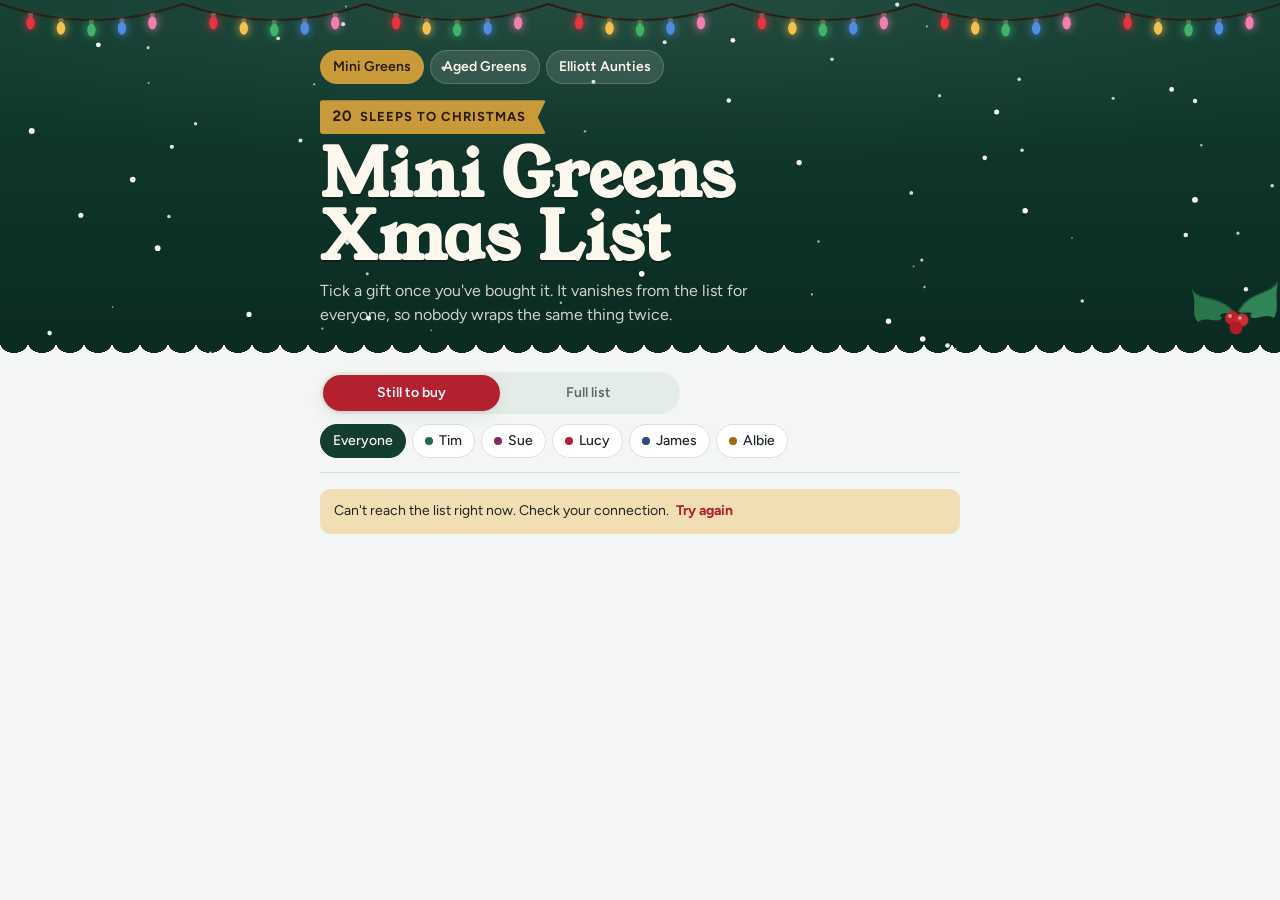
<file: index.html>
<!doctype html>
<html lang="en-GB" data-list="mini" data-base="">
<head>
<meta charset="utf-8">
<meta name="viewport" content="width=device-width,initial-scale=1,viewport-fit=cover">
<title>Mini Greens Xmas List</title>
<meta name="robots" content="noindex">
<meta name="theme-color" content="#123d30">
<link rel="icon" href="data:image/svg+xml,%3Csvg xmlns='http://www.w3.org/2000/svg' viewBox='0 0 32 32'%3E%3Crect x='4' y='12' width='24' height='17' rx='2' fill='%23b3202e'/%3E%3Crect x='2' y='8' width='28' height='6' rx='2' fill='%23d2343f'/%3E%3Crect x='14' y='8' width='4' height='21' fill='%23e3b453'/%3E%3C/svg%3E">
<link rel="preconnect" href="https://fonts.googleapis.com">
<link rel="preconnect" href="https://fonts.gstatic.com" crossorigin>
<link rel="stylesheet" href="https://fonts.googleapis.com/css2?family=Mountains+of+Christmas:wght@700&family=Young+Serif&family=Figtree:wght@400;500;600;700&display=swap">
<link rel="stylesheet" href="app.css">
<script src="app.js" defer></script>
</head>
<body>
<noscript><p style="padding:24px">This list needs JavaScript turned on.</p></noscript>
</body>
</html>
</file>
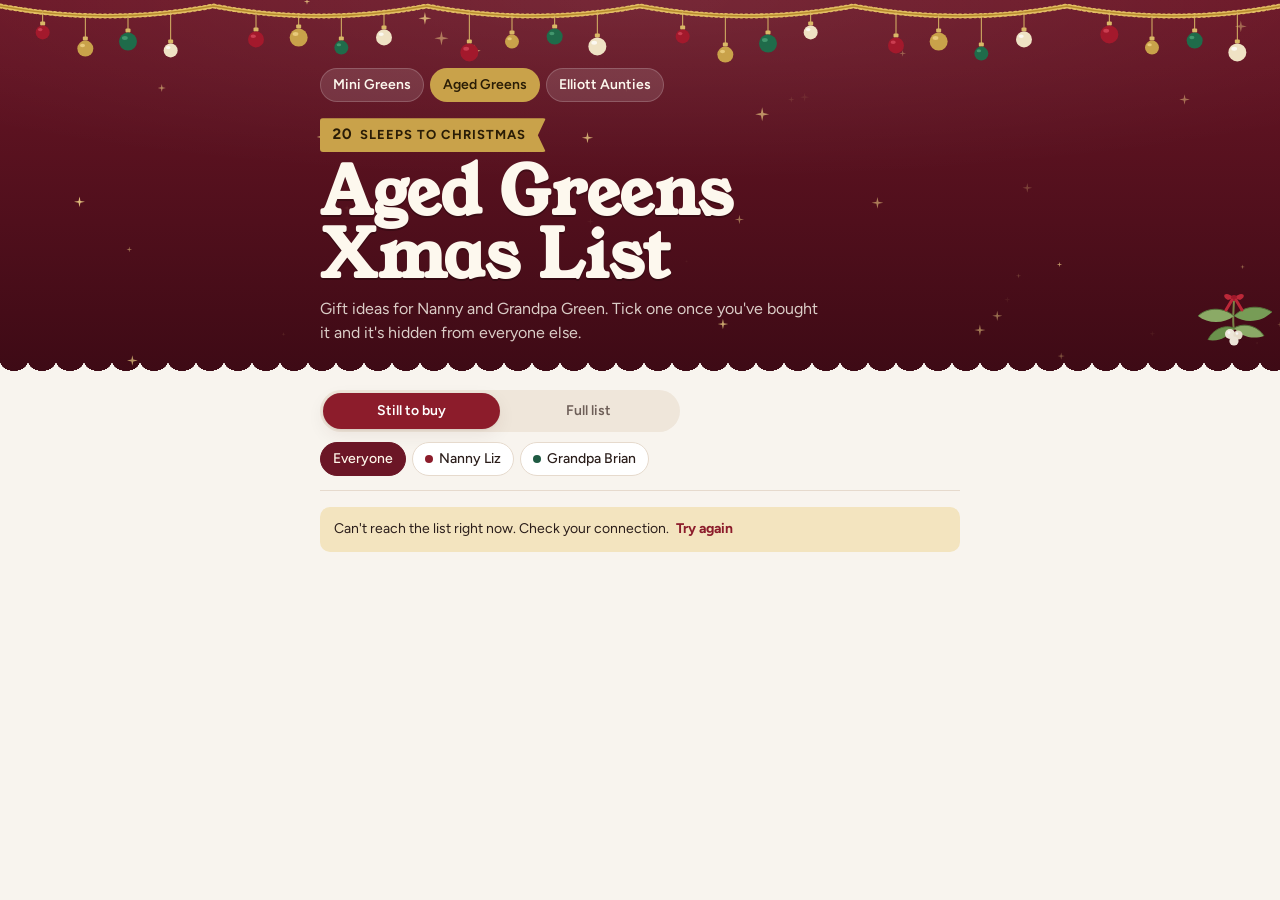
<file: aged-greens/index.html>
<!doctype html>
<html lang="en-GB" data-list="aged" data-base="../">
<head>
<meta charset="utf-8">
<meta name="viewport" content="width=device-width,initial-scale=1,viewport-fit=cover">
<title>Aged Greens Xmas List</title>
<meta name="robots" content="noindex">
<meta name="theme-color" content="#6b1626">
<link rel="icon" href="data:image/svg+xml,%3Csvg xmlns='http://www.w3.org/2000/svg' viewBox='0 0 32 32'%3E%3Crect x='4' y='12' width='24' height='17' rx='2' fill='%23b3202e'/%3E%3Crect x='2' y='8' width='28' height='6' rx='2' fill='%23d2343f'/%3E%3Crect x='14' y='8' width='4' height='21' fill='%23e3b453'/%3E%3C/svg%3E">
<link rel="preconnect" href="https://fonts.googleapis.com">
<link rel="preconnect" href="https://fonts.gstatic.com" crossorigin>
<link rel="stylesheet" href="https://fonts.googleapis.com/css2?family=Mountains+of+Christmas:wght@700&family=Young+Serif&family=Figtree:wght@400;500;600;700&display=swap">
<link rel="stylesheet" href="../app.css">
<script src="../app.js" defer></script>
</head>
<body>
<noscript><p style="padding:24px">This list needs JavaScript turned on.</p></noscript>
</body>
</html>
</file>
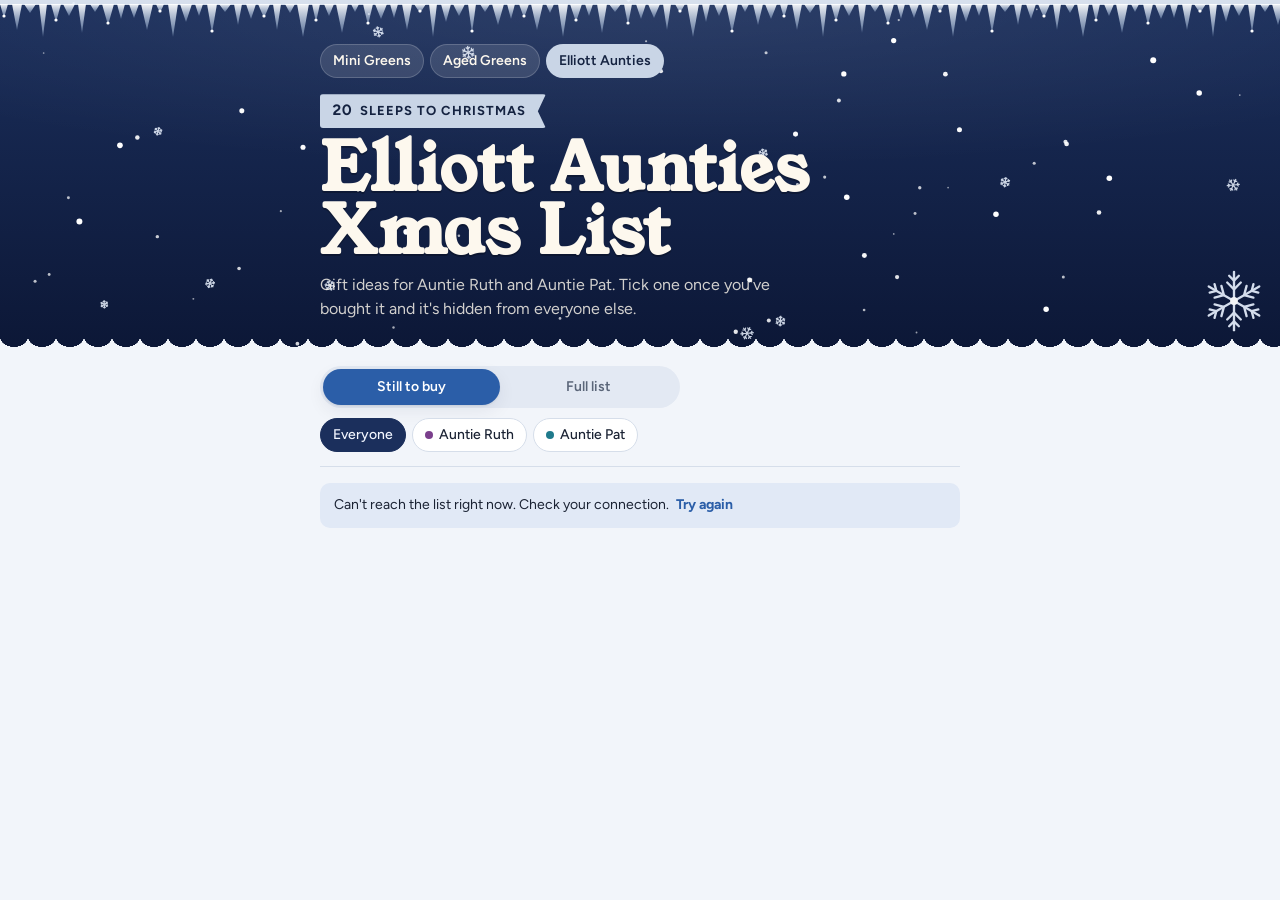
<file: elliott-aunties/index.html>
<!doctype html>
<html lang="en-GB" data-list="elliott" data-base="../">
<head>
<meta charset="utf-8">
<meta name="viewport" content="width=device-width,initial-scale=1,viewport-fit=cover">
<title>Elliott Aunties Xmas List</title>
<meta name="robots" content="noindex">
<meta name="theme-color" content="#1b2f5c">
<link rel="icon" href="data:image/svg+xml,%3Csvg xmlns='http://www.w3.org/2000/svg' viewBox='0 0 32 32'%3E%3Crect x='4' y='12' width='24' height='17' rx='2' fill='%23b3202e'/%3E%3Crect x='2' y='8' width='28' height='6' rx='2' fill='%23d2343f'/%3E%3Crect x='14' y='8' width='4' height='21' fill='%23e3b453'/%3E%3C/svg%3E">
<link rel="preconnect" href="https://fonts.googleapis.com">
<link rel="preconnect" href="https://fonts.gstatic.com" crossorigin>
<link rel="stylesheet" href="https://fonts.googleapis.com/css2?family=Mountains+of+Christmas:wght@700&family=Young+Serif&family=Figtree:wght@400;500;600;700&display=swap">
<link rel="stylesheet" href="../app.css">
<script src="../app.js" defer></script>
</head>
<body>
<noscript><p style="padding:24px">This list needs JavaScript turned on.</p></noscript>
</body>
</html>
</file>
<file: app.css>
/* Shared style for all three Xmas lists.
   Layout: a coloured header band with a top garland, drifting particles and a corner sprig,
   tabs to switch family lists, then one column of gift-tag sections, each list wrapped in ribbon.
   Each list sets <html data-list="…"> to pick its palette; decorations come from app.js. */

/* ---------- Mini Greens: pine, fairy lights, holly ---------- */
:root {
  --band1: #123d30; --band2: #0b2a21;
  --snow: #f3f6f4; --frost: #e4ece8; --surface: #ffffff; --ink: #1c2622; --muted: #5d6a64; --line: #d9e2dd;
  --berry: #b3202e; --berry-ink: #ffffff; --gold: #c99a3a; --gold-ink: #2a1d06; --gold-soft: #f1dfb3;
  --done: #2c7451; --kraft: #e7d3b0; --kraft-ink: #4a3722;
  --chip-on: #123d30; --chip-on-ink: #fdf8ee; --ribbon1: #b3202e; --ribbon2: #ffffff;
  --p1: #1f6b4a; --p2: #7b2d5f; --p3: #b3202e; --p4: #234b7a; --p5: #9a6b12;
  --shadow: 0 1px 2px rgba(11,42,33,.08), 0 6px 18px rgba(11,42,33,.07);
  --font-festive: "Mountains of Christmas", "Young Serif", Georgia, serif;
  --font-display: "Young Serif", Georgia, "Times New Roman", serif;
  --font-body: "Figtree", system-ui, -apple-system, "Segoe UI", sans-serif;
  color-scheme: light;
}
@media (prefers-color-scheme: dark) {
  :root {
    --band1: #0f3328; --band2: #081d17;
    --snow: #0c1714; --frost: #15241f; --surface: #13211c; --ink: #eaf0ec; --muted: #9db0a7; --line: #26382f;
    --berry: #e2525d; --berry-ink: #1a0a0c; --gold: #e3b453; --gold-ink: #241a06; --gold-soft: #3a2f17;
    --done: #6cc596; --kraft: #c9ae84; --kraft-ink: #2f2214;
    --chip-on: #e3b453; --chip-on-ink: #241a06; --ribbon1: #e2525d; --ribbon2: #13211c;
    --p1: #5cbf8c; --p2: #cf86b6; --p3: #ee7a83; --p4: #86ade0; --p5: #e1b45a;
    --shadow: 0 1px 2px rgba(0,0,0,.35), 0 6px 18px rgba(0,0,0,.3);
    color-scheme: dark;
  }
}

/* ---------- Aged Greens: burgundy and gold, baubles, mistletoe ---------- */
:root[data-list="aged"] {
  --band1: #6b1626; --band2: #3d0a15;
  --snow: #f8f4ee; --frost: #efe6da; --surface: #ffffff; --ink: #2a1d1a; --muted: #6e5f58; --line: #e6dacd;
  --berry: #8c1c2b; --berry-ink: #ffffff; --gold: #c9a24a; --gold-ink: #2a1d06; --gold-soft: #f3e4bf;
  --done: #2c7451; --kraft: #ecd9b2; --kraft-ink: #4a3722;
  --chip-on: #6b1626; --chip-on-ink: #fff7ea; --ribbon1: #8c1c2b; --ribbon2: #c9a24a;
  --p1: #8c1c2b; --p2: #1f5a43; --p3: #9a6b12; --p4: #234b7a; --p5: #7b2d5f;
  --shadow: 0 1px 2px rgba(61,10,21,.08), 0 6px 18px rgba(61,10,21,.07);
  color-scheme: light;
}
@media (prefers-color-scheme: dark) {
  :root[data-list="aged"] {
    --band1: #4a0f1a; --band2: #240610;
    --snow: #140c0d; --frost: #22171a; --surface: #1c1315; --ink: #f1e8e2; --muted: #b3a29a; --line: #3a2a2c;
    --berry: #e0667a; --berry-ink: #1d0b0f; --gold: #e2bd62; --gold-ink: #241a06; --gold-soft: #3a2e17;
    --done: #6cc596; --kraft: #cfb282; --kraft-ink: #2f2214;
    --chip-on: #e2bd62; --chip-on-ink: #241a06; --ribbon1: #e0667a; --ribbon2: #e2bd62;
    --p1: #ef8a99; --p2: #6cc596; --p3: #e1b45a; --p4: #86ade0; --p5: #cf86b6;
    --shadow: 0 1px 2px rgba(0,0,0,.35), 0 6px 18px rgba(0,0,0,.3);
    color-scheme: dark;
  }
}

/* ---------- Elliott Aunties: midnight blue and silver, icicles, snowflake ---------- */
:root[data-list="elliott"] {
  --band1: #1b2f5c; --band2: #0c1736;
  --snow: #f2f5fa; --frost: #e3e9f3; --surface: #ffffff; --ink: #1a2233; --muted: #5b6679; --line: #d6deea;
  --berry: #2b5ea8; --berry-ink: #ffffff; --gold: #c9d5e6; --gold-ink: #152341; --gold-soft: #e1e9f6;
  --done: #2c7451; --kraft: #dde6f2; --kraft-ink: #22304a;
  --chip-on: #1b2f5c; --chip-on-ink: #f2f6ff; --ribbon1: #2b5ea8; --ribbon2: #ffffff;
  --p1: #7a3f8c; --p2: #1f7a8c; --p3: #2b5ea8; --p4: #9a6b12; --p5: #b3202e;
  --shadow: 0 1px 2px rgba(12,23,54,.08), 0 6px 18px rgba(12,23,54,.07);
  color-scheme: light;
}
@media (prefers-color-scheme: dark) {
  :root[data-list="elliott"] {
    --band1: #13234a; --band2: #060d22;
    --snow: #0b1120; --frost: #141d31; --surface: #121a2c; --ink: #e8eef8; --muted: #9aa8c0; --line: #24314a;
    --berry: #7fb0f0; --berry-ink: #0b1528; --gold: #c9d6ea; --gold-ink: #0e1730; --gold-soft: #1c2840;
    --done: #6cc596; --kraft: #b9c7dc; --kraft-ink: #1a2438;
    --chip-on: #c9d6ea; --chip-on-ink: #0e1730; --ribbon1: #7fb0f0; --ribbon2: #121a2c;
    --p1: #c99be0; --p2: #6cc8d6; --p3: #7fb0f0; --p4: #e1b45a; --p5: #ee7a83;
    --shadow: 0 1px 2px rgba(0,0,0,.35), 0 6px 18px rgba(0,0,0,.3);
    color-scheme: dark;
  }
}

* { box-sizing: border-box; }
html { -webkit-text-size-adjust: 100%; }
body { margin: 0; background: var(--snow); color: var(--ink); font-family: var(--font-body); font-size: 16px; line-height: 1.45; padding-bottom: calc(64px + env(safe-area-inset-bottom, 0px)); }
[hidden] { display: none !important; }
.gutter { padding-left: max(16px, env(safe-area-inset-left, 0px)); padding-right: max(16px, env(safe-area-inset-right, 0px)); }
.wrap { max-width: 640px; margin: 0 auto; }
button, input, textarea { font: inherit; color: inherit; }
button { cursor: pointer; }
:focus-visible { outline: 2px solid var(--gold); outline-offset: 2px; }

/* ---------- Header band ---------- */
.band { position: relative; overflow: hidden; color: #fdf8ee; padding-top: env(safe-area-inset-top, 0px);
  background: radial-gradient(120% 80% at 50% 0%, rgba(255,255,255,.08), transparent 60%), linear-gradient(180deg, var(--band1) 0%, var(--band2) 100%); }
#particles { position: absolute; inset: 0; width: 100%; height: 100%; pointer-events: none; }
#garland { display: block; width: 100%; position: relative; }
#garland .wire { fill: none; stroke: #2a1e14; stroke-width: 2; }
#garland .tinsel { fill: none; stroke: #e2bd62; stroke-width: 5; stroke-linecap: round; stroke-dasharray: 1.5 3.5; }
#garland .tinsel-core { fill: none; stroke: #b88c2e; stroke-width: 1.5; }
#garland .cap { fill: #6b6150; }
#garland .bulb { animation: twinkle 2.6s ease-in-out infinite; }
#garland .bauble { animation: sway 4.5s ease-in-out infinite; }
#garland .icicle-shine { animation: twinkle 3.4s ease-in-out infinite; }
@keyframes twinkle { 0%, 100% { opacity: 1; } 50% { opacity: .45; } }
@keyframes sway { 0%, 100% { transform: rotate(-4deg); } 50% { transform: rotate(4deg); } }
@keyframes spin { to { transform: rotate(360deg); } }

.lists { position: relative; display: flex; flex-wrap: wrap; gap: 6px; padding-block: 4px 12px; }
.lists a { color: #fdf8ee; text-decoration: none; font-size: 14px; font-weight: 600; padding: 6px 12px; border-radius: 999px; background: rgba(255,255,255,.12); border: 1px solid rgba(255,255,255,.18); }
.lists a:hover { background: rgba(255,255,255,.2); }
.lists a[aria-current="page"] { background: var(--gold); color: var(--gold-ink); border-color: transparent; }

.band header { position: relative; padding-block: 4px 34px; display: grid; gap: 10px; justify-items: start; }
.sleeps { display: inline-flex; align-items: center; gap: 8px; background: var(--gold); color: var(--gold-ink); font-weight: 700; font-size: 13px; letter-spacing: .08em; text-transform: uppercase; padding: 6px 20px 6px 12px; border-radius: 3px; font-variant-numeric: tabular-nums; clip-path: polygon(0 0, 100% 0, calc(100% - 8px) 50%, 100% 100%, 0 100%); }
.sleeps b { font-size: 15px; }
h1 { font-family: var(--font-festive); font-weight: 700; font-size: clamp(42px, 11vw, 66px); line-height: .95; margin: 0; letter-spacing: .01em; text-wrap: balance; text-shadow: 0 2px 0 rgba(0,0,0,.25); }
.lede { margin: 0; color: rgba(253,248,238,.82); max-width: min(50ch, calc(100% - 84px)); }
.corner { position: absolute; right: 0; bottom: 18px; width: 92px; height: 70px; opacity: .95; }
.corner.spin { animation: spin 60s linear infinite; transform-origin: 50% 50%; }
@media (max-width: 480px) { .corner { width: 64px; height: 50px; bottom: 26px; } }
.band::after { content: ""; position: absolute; left: 0; right: 0; bottom: -1px; height: 18px; background: var(--snow);
  -webkit-mask: radial-gradient(14px 10px at 14px 0, transparent 98%, #000) repeat-x 0 0 / 28px 18px;
          mask: radial-gradient(14px 10px at 14px 0, transparent 98%, #000) repeat-x 0 0 / 28px 18px; }

/* ---------- Sticky controls ---------- */
.bar { position: sticky; top: 0; z-index: 5; background: var(--snow); padding-top: env(safe-area-inset-top, 0px); }
.bar .wrap { padding-block: 12px; display: grid; gap: 10px; border-bottom: 1px solid var(--line); }
.seg { display: inline-grid; grid-template-columns: 1fr 1fr; background: var(--frost); border-radius: 999px; padding: 3px; width: 100%; max-width: 360px; }
.seg button { border: 0; background: transparent; border-radius: 999px; padding: 8px 12px; font-weight: 600; font-size: 14px; color: var(--muted); }
.seg button[aria-pressed="true"] { background: var(--berry); color: var(--berry-ink); box-shadow: var(--shadow); }
.chips { display: flex; gap: 6px; overflow-x: auto; scrollbar-width: none; padding-bottom: 2px; }
.chips::-webkit-scrollbar { display: none; }
.chip { flex: none; border: 1px solid var(--line); background: var(--surface); border-radius: 999px; padding: 6px 12px; font-size: 14px; font-weight: 500; display: inline-flex; gap: 6px; align-items: center; }
.chip .dot { width: 8px; height: 8px; border-radius: 50%; background: var(--c, var(--gold)); }
.chip[aria-pressed="true"] { border-color: var(--chip-on); background: var(--chip-on); color: var(--chip-on-ink); }
.chip .n { font-variant-numeric: tabular-nums; opacity: .7; font-size: 13px; }

.notice { margin-top: 16px; padding: 12px 14px; border-radius: 10px; background: var(--gold-soft); color: var(--ink); font-size: 14px; }
.notice strong { font-weight: 700; }
.notice button { border: 0; background: transparent; color: var(--berry); font-weight: 700; padding: 0 4px; }

/* ---------- Sections ---------- */
main { display: grid; gap: 34px; padding-top: 26px; }
section.person { display: grid; gap: 12px; }
.tag-head { display: flex; align-items: center; }
.tag { position: relative; display: inline-flex; align-items: center; gap: 10px; margin: 0; background: var(--kraft); color: var(--kraft-ink);
  font-family: var(--font-display); font-weight: 400; font-size: 21px; line-height: 1; padding: 9px 18px 10px 32px;
  clip-path: polygon(16px 0, 100% 0, 100% 100%, 16px 100%, 0 50%); border-radius: 0 6px 6px 0; box-shadow: inset 0 0 0 1px rgba(74,55,34,.12); }
.tag::before { content: ""; position: absolute; left: 13px; top: 50%; width: 8px; height: 8px; margin-top: -4px; border-radius: 50%; background: var(--snow); box-shadow: inset 0 0 0 1.5px rgba(74,55,34,.35); }
.tag .swatch { width: 10px; height: 10px; border-radius: 50%; background: var(--c); flex: none; }
.count { margin-left: 12px; color: var(--muted); font-size: 14px; font-variant-numeric: tabular-nums; }

.parcel { position: relative; background: var(--surface); border: 1px solid var(--line); border-radius: 12px; box-shadow: var(--shadow); overflow: hidden; }
.parcel::before { content: ""; display: block; height: 6px; background: repeating-linear-gradient(-45deg, var(--ribbon1) 0 8px, var(--ribbon2) 8px 16px); opacity: .9; }
ul.items { list-style: none; margin: 0; padding: 0; }
li.item { display: grid; grid-template-columns: auto 1fr auto; gap: 12px; align-items: start; padding: 13px 12px 13px 14px; border-top: 1px solid var(--line); }
li.item:first-child { border-top: 0; }
.tick { width: 28px; height: 28px; border-radius: 8px; border: 2px solid var(--line); background: var(--surface); display: grid; place-items: center; padding: 0; transition: border-color .15s, background .15s, transform .15s; }
.tick:hover { border-color: var(--done); }
.tick:active { transform: scale(.92); }
.tick svg { width: 15px; height: 15px; stroke: #fff; opacity: 0; }
.item.bought .tick { background: var(--done); border-color: var(--done); }
.item.bought .tick svg { opacity: 1; }
.item.saving { opacity: .6; }
.body { min-width: 0; display: grid; gap: 2px; }
.title { font-weight: 600; overflow-wrap: anywhere; }
.item.bought .title { text-decoration: line-through; text-decoration-color: var(--muted); color: var(--muted); }
.note { color: var(--muted); font-size: 14px; overflow-wrap: anywhere; white-space: pre-line; }
.meta { display: flex; flex-wrap: wrap; gap: 4px 12px; align-items: center; font-size: 13px; margin-top: 2px; }
.meta a { color: var(--berry); font-weight: 600; text-decoration: none; overflow-wrap: anywhere; }
.meta a:hover { text-decoration: underline; }
.badge { font-size: 12px; font-weight: 700; color: var(--done); letter-spacing: .02em; }
.more { border: 0; background: transparent; color: var(--muted); padding: 4px 6px; border-radius: 6px; font-size: 13px; font-weight: 600; }
.more:hover { background: var(--frost); color: var(--ink); }
.empty { padding: 18px 14px; color: var(--muted); font-size: 14px; display: flex; gap: 10px; align-items: center; }
.empty svg { width: 22px; height: 22px; flex: none; }

.add { justify-self: start; border: 1.5px dashed var(--line); background: transparent; color: var(--ink); border-radius: 10px; padding: 9px 14px; font-weight: 600; font-size: 14px; display: inline-flex; gap: 8px; align-items: center; }
.add:hover { border-color: var(--c, var(--berry)); color: var(--c, var(--berry)); }
.add .plus { font-size: 18px; line-height: 1; }

form.editor { display: grid; gap: 10px; padding: 14px; background: var(--surface); border: 1px solid var(--line); border-radius: 12px; box-shadow: var(--shadow); }
li.item form.editor { grid-column: 1 / -1; border: 0; box-shadow: none; padding: 0; background: transparent; }
.field { display: grid; gap: 4px; }
.field label { font-size: 12px; font-weight: 600; letter-spacing: .06em; text-transform: uppercase; color: var(--muted); }
.field input, .field textarea { width: 100%; border: 1px solid var(--line); background: var(--snow); border-radius: 8px; padding: 9px 10px; font-size: 16px; }
.field textarea { resize: vertical; min-height: 44px; }
.row { display: flex; flex-wrap: wrap; gap: 8px; align-items: center; }
.btn { border: 0; border-radius: 8px; padding: 9px 16px; font-weight: 600; font-size: 14px; }
.btn.primary { background: var(--berry); color: var(--berry-ink); }
.btn.ghost { background: var(--frost); color: var(--ink); }
.btn.danger { background: transparent; color: var(--berry); padding-inline: 8px; margin-left: auto; }
.confirm { grid-column: 1 / -1; display: flex; flex-wrap: wrap; gap: 8px; align-items: center; font-size: 14px; }
.confirm .btn.danger { margin-left: 0; }

.toast { position: fixed; left: 50%; transform: translateX(-50%); bottom: calc(16px + env(safe-area-inset-bottom, 0px)); background: var(--band1); color: #fdf8ee; border-radius: 12px; padding: 10px 10px 10px 14px; display: flex; gap: 10px; align-items: center; font-size: 14px; box-shadow: var(--shadow); max-width: calc(100% - 32px); z-index: 20; }
.toast svg { width: 18px; height: 18px; flex: none; }
.toast button { border: 0; background: transparent; color: var(--gold); font-weight: 700; padding: 6px 8px; border-radius: 6px; }
.status { padding: 24px 0; color: var(--muted); text-align: center; }
footer { margin-top: 44px; color: var(--muted); font-size: 13px; display: flex; gap: 8px; align-items: center; }
footer svg { width: 20px; height: 20px; flex: none; }
@media (prefers-reduced-motion: reduce) { * { transition: none !important; animation: none !important; } }
</file>
